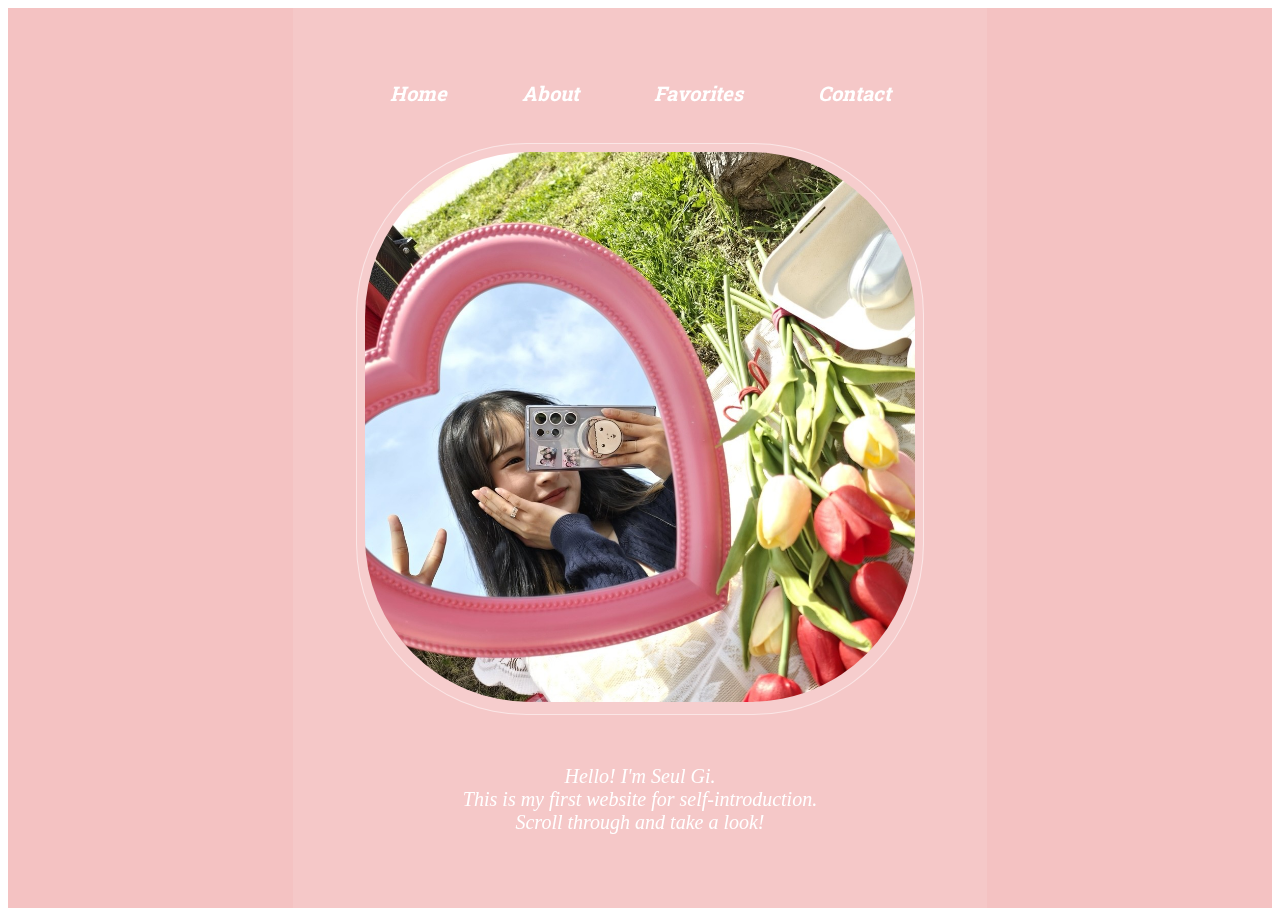
<file: index.html>
<!DOCTYPE html>
<html lang="en">
<head>
    <meta charset="UTF-8">
    <meta http-equiv="X-UA-Compatible" content="IE=edge">
    <meta name="viewport" content="width=device-width, initial-scale=1.0">
    <title>Seul Gi</title>
    <link rel = "stylesheet" href = "./css/main.css">
    <link rel = "stylesheet" href = "./css/scroll.css">
    <!-- favicon 설정 -->
    <link rel="shortcut icon" href="./image/favicon/rabbit.png"> 
    <!-- 링크 공유 설정 -->
    <meta property="og:image" content="./images/1p_1.jpg">
	<meta property="og:title" content="슬기의 자기소개페이지">
	<meta property="og:description" content="멋사 1주차 과제 자기소개페이지 만들기기">
    <script src="script.js"></script>
</head>
<body>
<div id="container">
    <header id = "header"> 
        <nav class ="menu">
            <ul>
                <li><a href = "#home-section"><b>Home</b></a></li>
                <li><a href = "#about-section"><b>About</b></a></li>
                <li><a href = "#love-section"><b>Favorites</b></a></li>
                <li><a href = "#contact-section"><b>Contact</b></a></li>
            </ul>
        </nav>
    </header> 

   <div class="list fade-in">
      <div class="one" id="home-section">
        <span class="profile"><img src="./image/1p_1.jpg" width="550px" height="550px" alt=""/></span> 
        <h3><strong>Hello! I'm Seul Gi.</strong> <br>This is my first website for self-introduction.<br>
            Scroll through and take a look!
        </h3>
      </div>
   </div>

   <div class="list fade-in">
      <div class ="two" id = "about-section">
           <img class = "me" src ="./image/2p_1.jpg" alt="">
           <p class ="intext"><strong>Hi! Welcome to my webpage.</strong><br><br>
            I am currently studying at <strong>Dongduk Women's University</strong> in the <strong>HCI Science</strong> department 
            and learning web development with the goal of becoming a full-stack developer using JavaScript, starting with frontend development.<br><br>

            So far, I have worked on mini side projects, including a responsive website using HTML and CSS, 
            a bulletin board using Spring Boot, and a mini-game using Lua.<br><br>

            I am particularly interested in web frontend development and eager to learn React! <br>
            I look forward to creating even more amazing projects in the future! 🚀</p>
      </div>
  </div>
  
  <div class="list fade-in">
      <div class="three" id="love-section">
          <h1><br><br> 💕 💕 💕 </h1>
          <div class = "favorites">
              <div class="content">
                  <img class = "content_img" src="./image/3_1.jpg" alt="">
                  <p class = "content_text"> Animation 📺</p>
              </div>

              <div class="content">
                  <img class = "content_img" src="./image/3_2.JPEG" alt="">
                  <p class = "content_text">Game 🎮</p>
              </div>

              <div class="content">
                  <a href="food.html"><img class = "content_img" src="./image/3_3.jpg" alt=""></a>
                  <p class = "content_text"><a href="food.html">Food Trips 🍳</a></p>
              </div>

              <div class="content">
                    <a href="travel.html"><img class = "content_img" src="./image/3_4.jpg" alt=""></a>
                    <p class = "content_text"><a href="travel.html">Travel ✈️</a></p>
              </div>
          </div>
      </div>
  </div>

  <div class="list fade-in">
      <div class = "four" id="contact-section">
          <img class = "contact_img" src ="./image/4p.jpg">
          <table class="ct_table">
            <tr>
                <td><a href="https://velog.io/@seul99/posts" class="ct">Velog</a></td>
                <td><a href="https://www.instagram.com/ddul0_0/" target="_blank" class="ct">Instagram</a></td>
                <td><a href="https://github.com/seul99" target="_blank" class="ct">Github</a></td>
            </tr>
          </table>
      </div>
  </div>
</div>
</body>
</file>
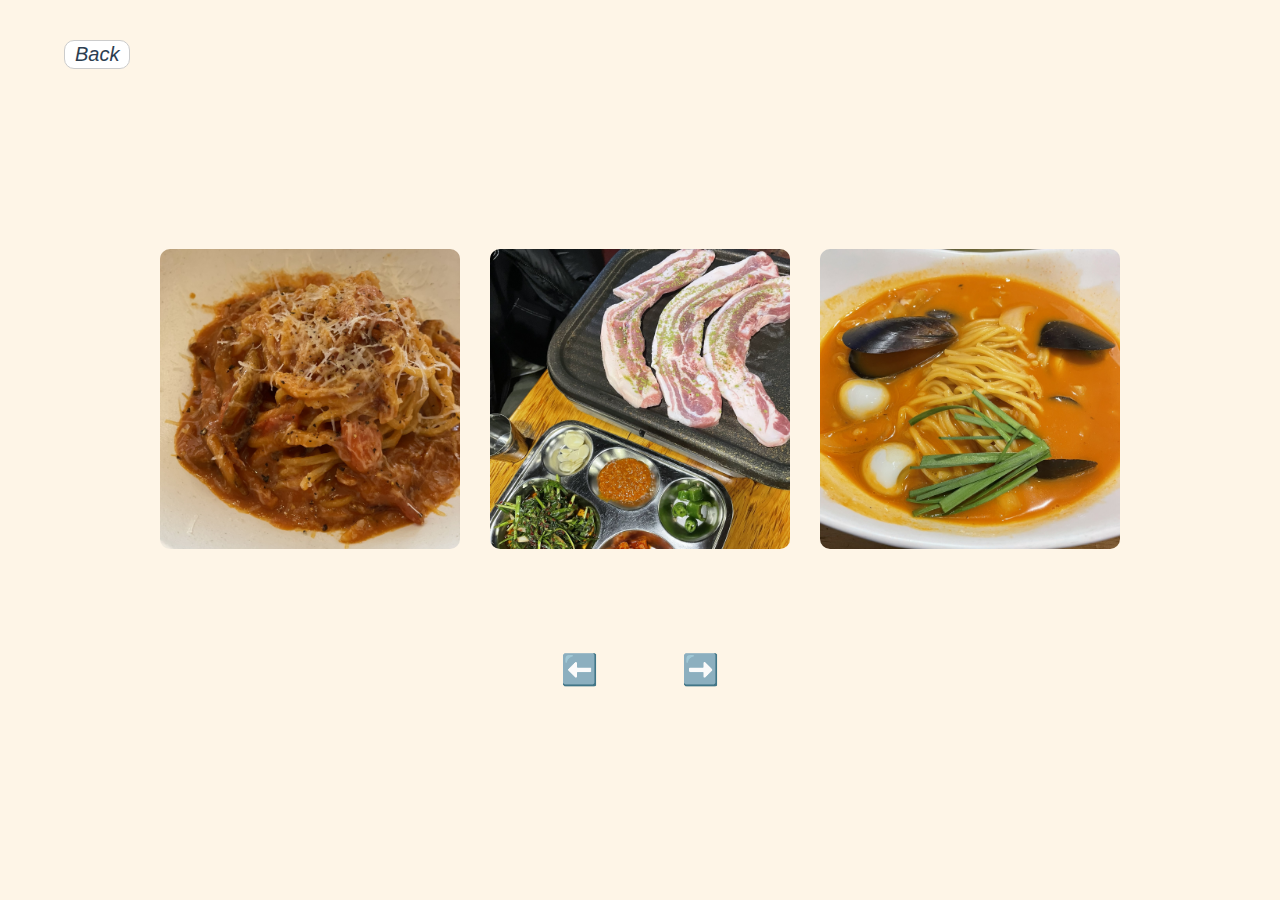
<file: food.html>
<!DOCTYPE html>
<html lang="en">
<head>
   <meta charset="UTF-8">
   <meta name="viewport" content="width=device-width, initial-scale=1.0">
   <link rel="stylesheet" href="./css/food.css">
   <script src="script.js"></script>
   <title>Food</title>
</head>
<body>
   <header>
      <a href="index.html#love-section"><button class="btn">Back</button></a>
   </header>
   <div class="slide_wrapper">
      <ul class="slides">
         <li><img src="./image/food/1.JPEG" width="300px" height="300px" alt=""></li>
         <li><img src="./image/food/2.JPEG" width="300px" height="300px" alt=""></li>
         <li><img src="./image/food/3.JPEG" width="300px" height="300px" alt=""></li>
         <li><img src="./image/food/4.JPEG" width="300px" height="300px" alt=""></li>
         <li><img src="./image/food/5.JPEG" width="300px" height="300px" alt=""></li>
         <li><img src="./image/food/6.JPEG" width="300px" height="300px" alt=""></li>
         <li><img src="./image/food/7.JPEG" width="300px" height="300px" alt=""></li>
         <li><img src="./image/food/8.JPEG" width="300px" height="300px" alt=""></li>
      </ul>
   </div>
   <p class="controls">
      <span class="prev">⬅️</span>
      <span class="next">➡️</span>
   </p>
</body>
</html>
</file>
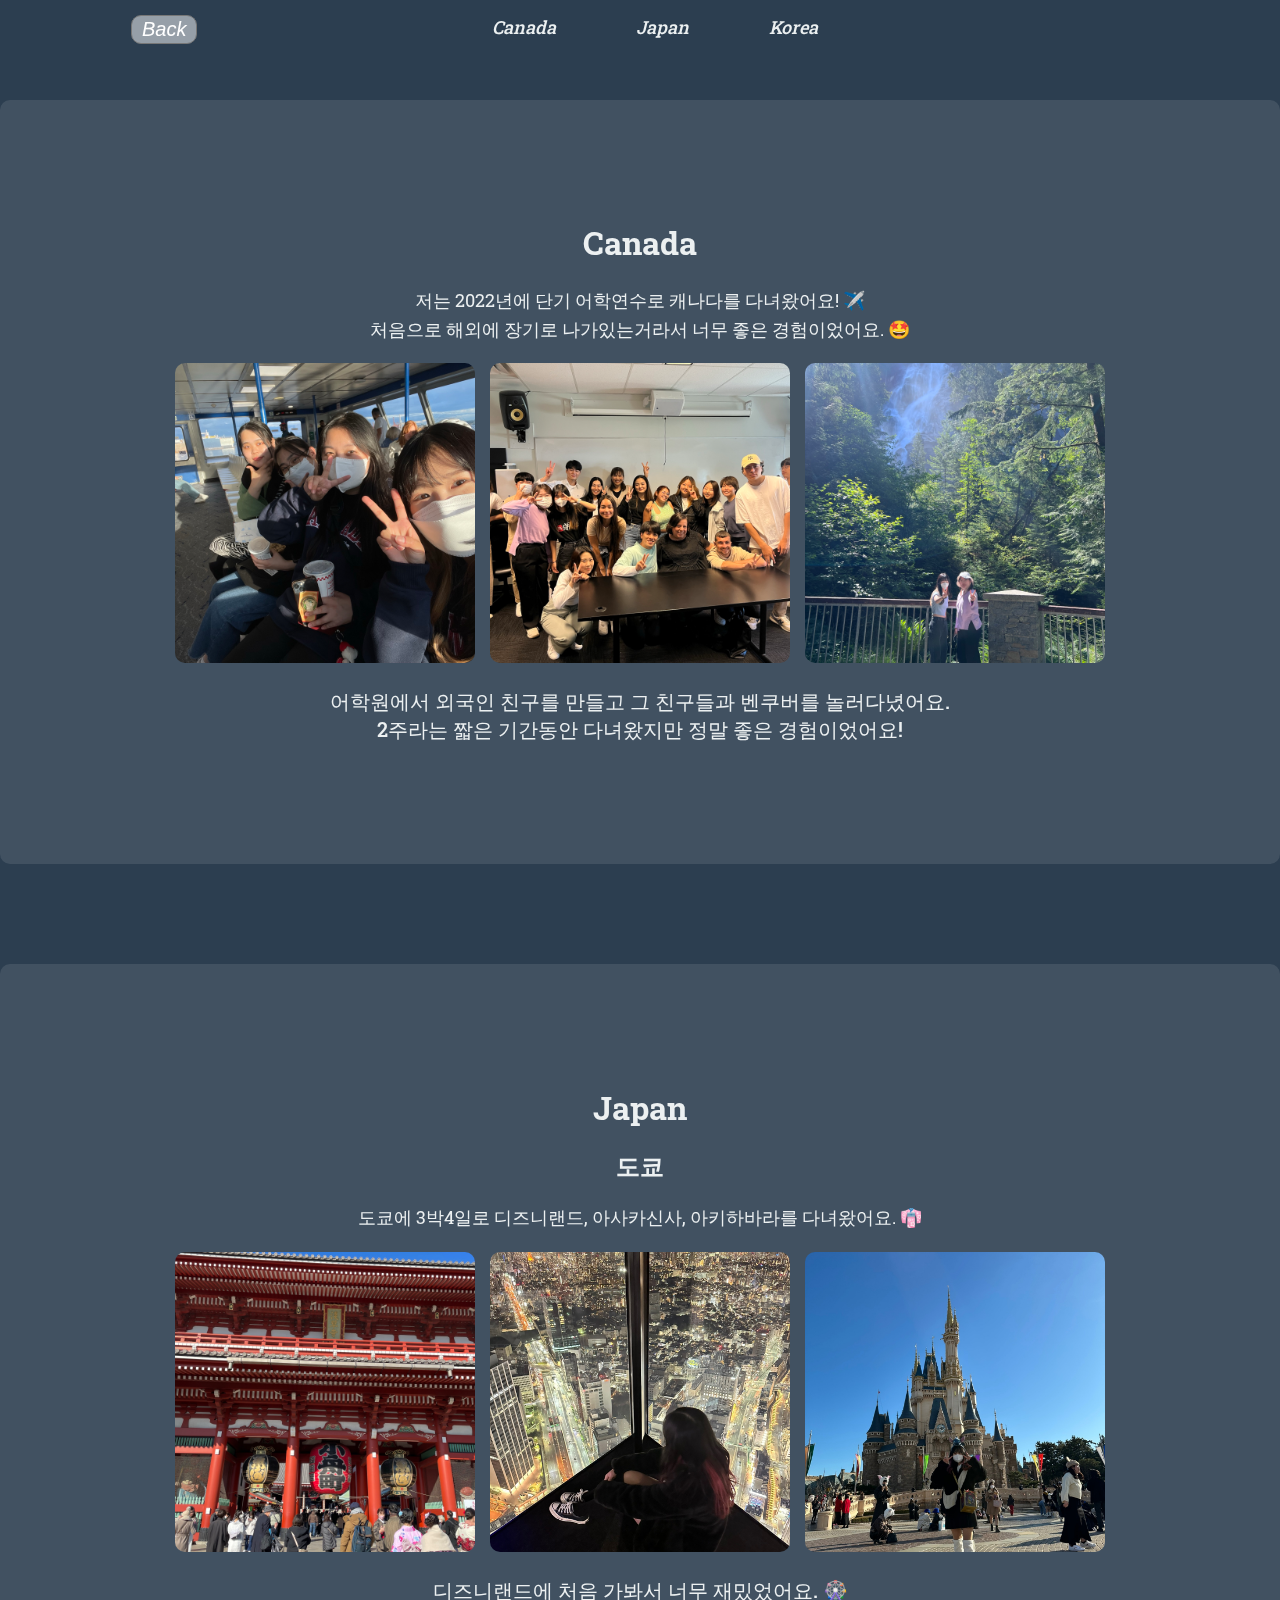
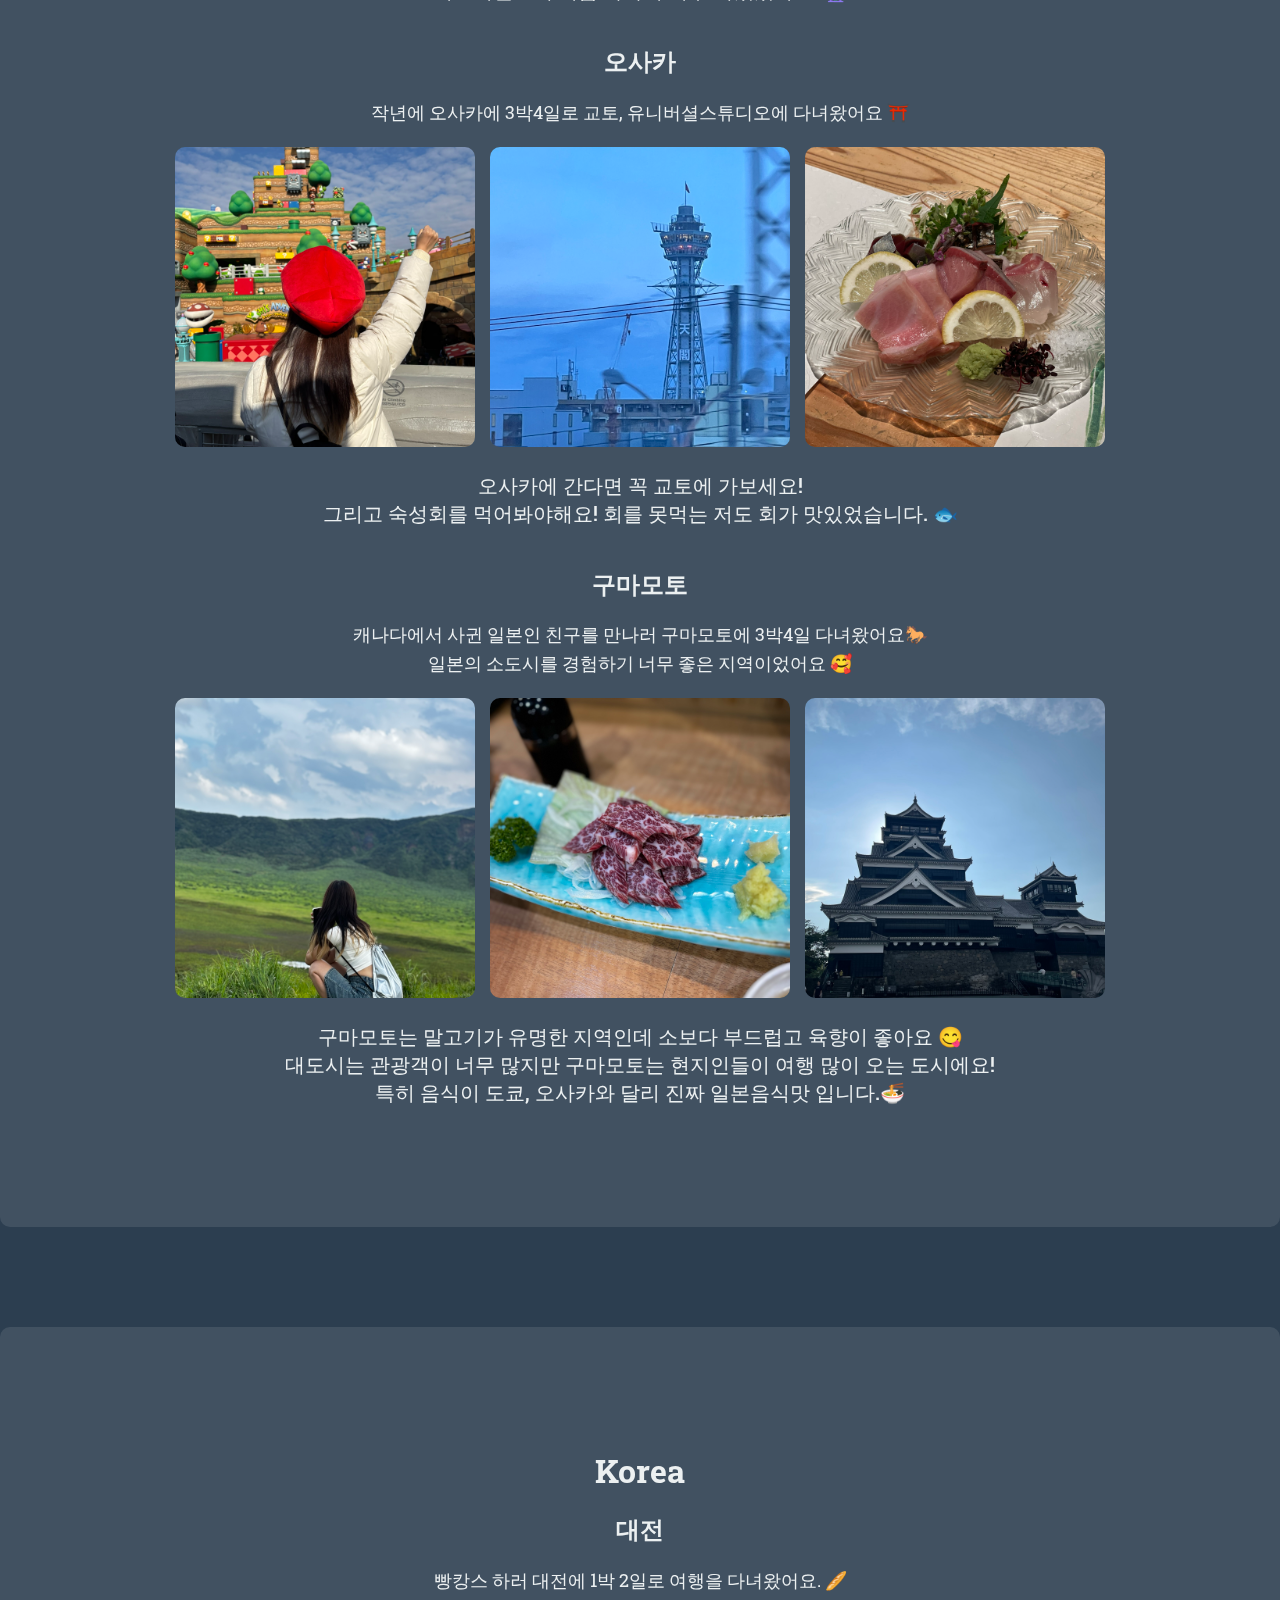
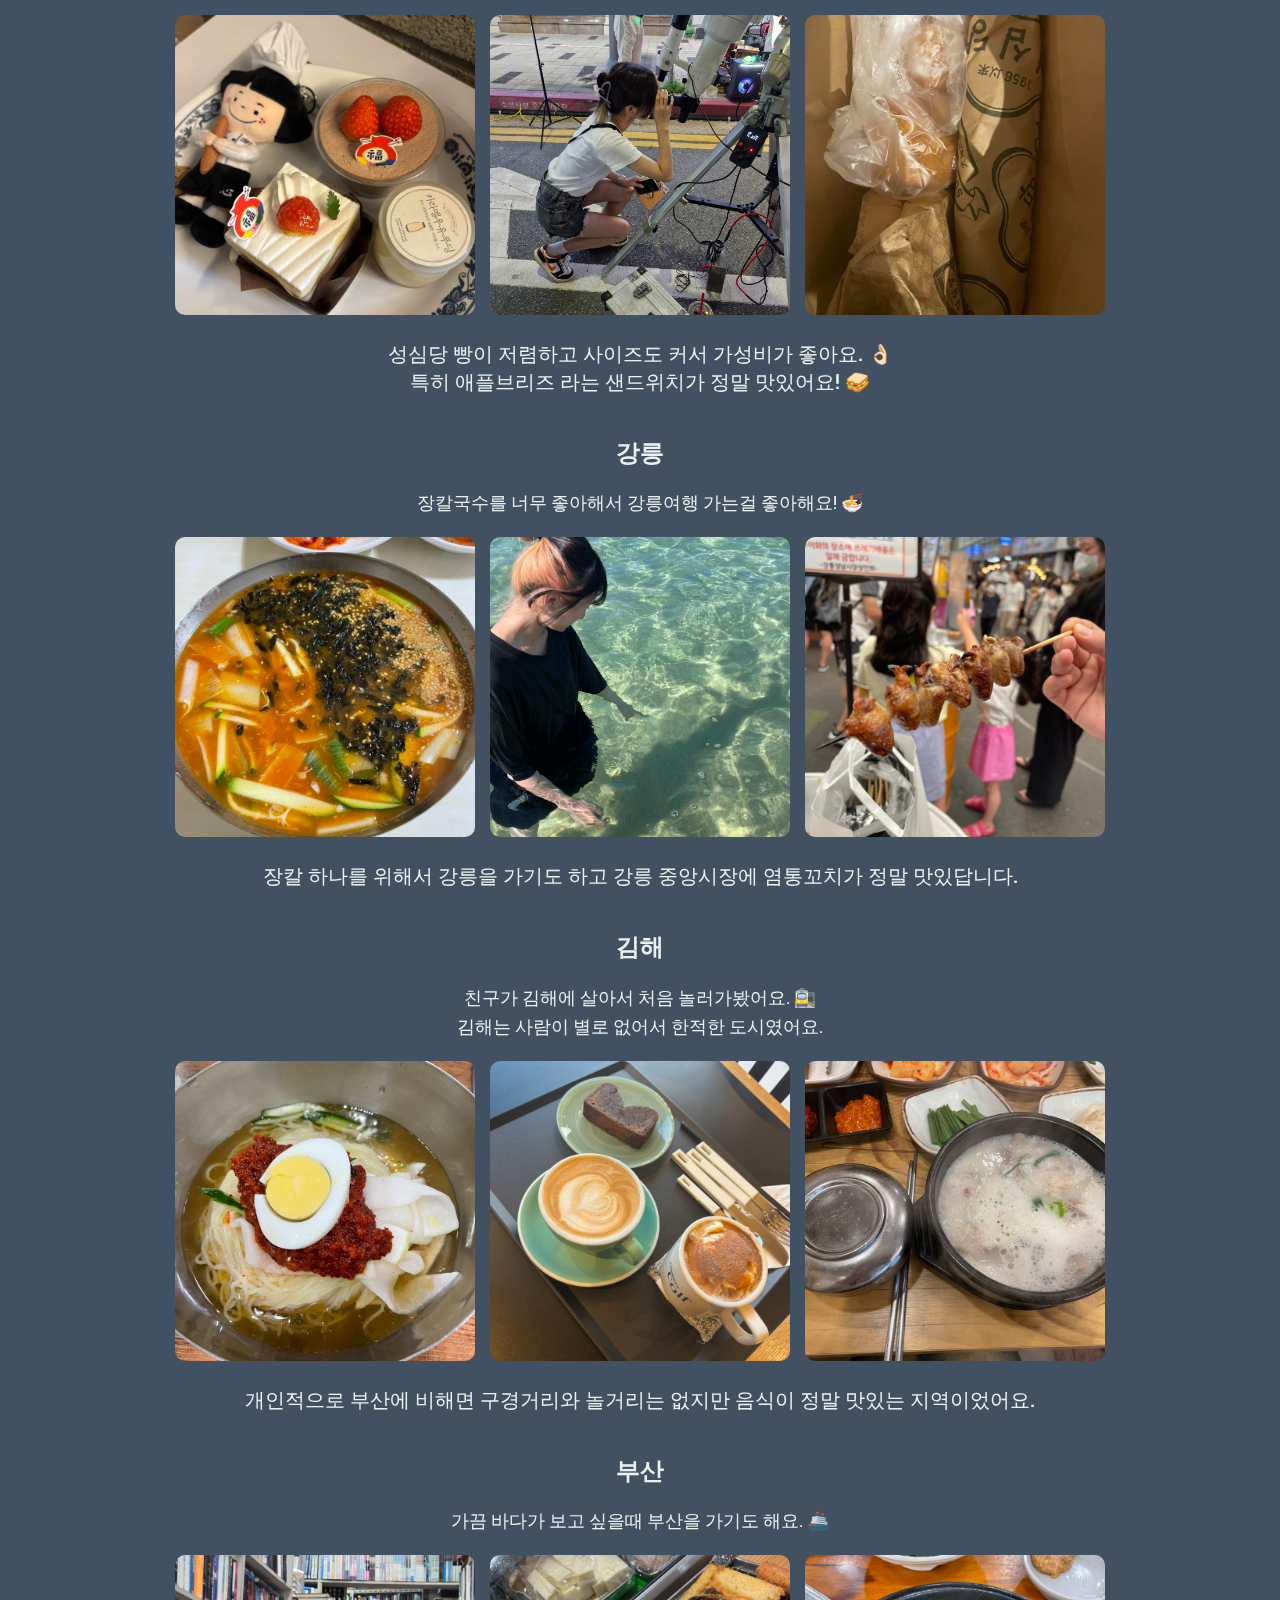
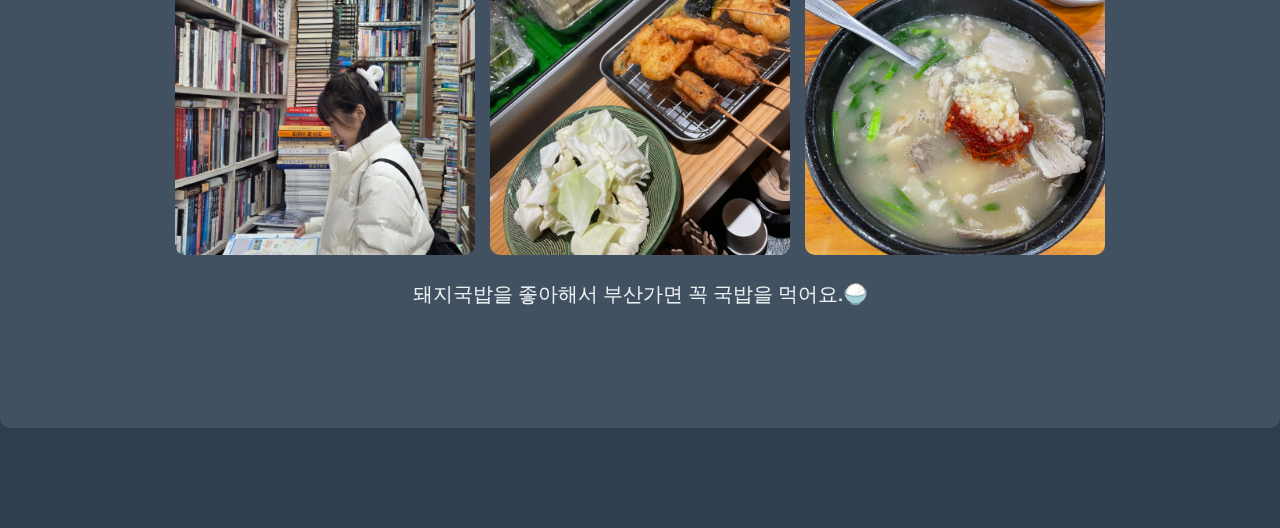
<file: travel.html>
<!DOCTYPE html>
<html lang="en">
<head>
   <meta charset="UTF-8">
   <meta name="viewport" content="width=device-width, initial-scale=1.0">
   <title>Travel ✈️</title>
   <link rel="stylesheet" href="./css/travel.css">
</head>
<body>
   <div id="wap">
      <header id="head">
         <nav class="menu">
            <a href="index.html#love-section"><button class="btn">Back</button>
            <ul>
               <li><a href="#canada-section">Canada</a></li>
               <li><a href="#japan-section">Japan</a></li>
               <li><a href="#korea-section">Korea</a></li>
            </ul>
         </nav>
      </header>

      <section class="canada" id="canada-section">
         <h1>Canada</h1>
         <div class="intext">
            <p>저는 2022년에 단기 어학연수로 캐나다를 다녀왔어요! ✈️<br>
               처음으로 해외에 장기로 나가있는거라서 너무 좋은 경험이었어요. 🤩
            </p>
         </div>
         <div class="content">
            <img src="./image/canada/1.JPEG" class="content_img" width="400px" height="400px">
            <img src="./image/canada/2.JPEG" class="content_img" width="400px" height="400px">
            <img src="./image/canada/3.JPEG" class="content_img" width="400px" height="400px">
            <p class="content_text">
               어학원에서 외국인 친구를 만들고 그 친구들과 벤쿠버를 놀러다녔어요.<br>
               2주라는 짧은 기간동안 다녀왔지만 정말 좋은 경험이었어요!
            </p>
         </div>
      </section>

      <section class="japan" id="japan-section">
         <h1>Japan</h1>
         <h2>도쿄</h2>
         <div class="intext">
            <p>도쿄에 3박4일로 디즈니랜드, 아사카신사, 아키하바라를 다녀왔어요. 👘<br>
            </p>
         </div>
         <div class="content">
            <img src="./image/japan_tokyo/1.JPEG" class="content_img" width="400px" height="400px">
            <img src="./image/japan_tokyo/2.JPG" class="content_img" width="400px" height="400px">
            <img src="./image/japan_tokyo/IMG_9379.JPG" class="content_img" width="400px" height="400px">
            <p class="content_text">
               디즈니랜드에 처음 가봐서 너무 재밌었어요. 🎡
            </p>
         </div>
         <h2>오사카</h2>
         <div class="intext">
            <p>작년에 오사카에 3박4일로 교토, 유니버셜스튜디오에 다녀왔어요 ⛩️<br>
            </p>
         </div>
         <div class="content">
            <img src="./image/japan_osaka/1.JPEG" class="content_img" width="400px" height="400px">
            <img src="./image/japan_osaka/2.JPEG" class="content_img" width="400px" height="400px">
            <img src="./image/japan_osaka/3.JPEG" class="content_img" width="400px" height="400px">
            <p class="content_text">
               오사카에 간다면 꼭 교토에 가보세요! <br>
               그리고 숙성회를 먹어봐야해요! 회를 못먹는 저도 회가 맛있었습니다. 🐟
            </p>
         </div>
         <h2>구마모토</h2>
         <div class="intext">
            <p>캐나다에서 사귄 일본인 친구를 만나러 구마모토에 3박4일 다녀왔어요🐎<br>
               일본의 소도시를 경험하기 너무 좋은 지역이었어요 🥰
            </p>
         </div>
         <div class="content">
            <img src="./image/japan_kuma/1.JPEG" class="content_img" width="400px" height="400px">
            <img src="./image/japan_kuma/2.JPEG" class="content_img" width="400px" height="400px">
            <img src="./image/japan_kuma/3.JPEG" class="content_img" width="400px" height="400px">
            <p class="content_text">
               구마모토는 말고기가 유명한 지역인데 소보다 부드럽고 육향이 좋아요 😋<br>
               대도시는 관광객이 너무 많지만 구마모토는 현지인들이 여행 많이 오는 도시에요!<br>
               특히 음식이 도쿄, 오사카와 달리 진짜 일본음식맛 입니다.🍜<br>
            </p>
         </div>
      </section>

      <section class="korea" id="korea-section">
         <h1>Korea</h1>
         <h2>대전</h2>
         <div class="intext">
            <p>빵캉스 하러 대전에 1박 2일로 여행을 다녀왔어요. 🥖<br>
            </p>
         </div>
         <div class="content">
            <img src="./image/korea_Dajen/1.JPEG" class="content_img" width="400px" height="400px">
            <img src="./image/korea_Dajen/2.JPG" class="content_img" width="400px" height="400px">
            <img src="./image/korea_Dajen/3.JPEG" class="content_img" width="400px" height="400px">
            <p class="content_text">
               성심당 빵이 저렴하고 사이즈도 커서 가성비가 좋아요. 👌🏻<br>
               특히 애플브리즈 라는 샌드위치가 정말 맛있어요! 🥪
            </p>
         </div>
         <h2>강릉</h2>
         <div class="intext">
            <p>장칼국수를 너무 좋아해서 강릉여행 가는걸 좋아해요! 🍜<br>
            </p>
         </div>
         <div class="content">
            <img src="./image/korea_ganrong/1.JPEG" class="content_img" width="400px" height="400px">
            <img src="./image/korea_ganrong/2.JPG" class="content_img" width="400px" height="400px">
            <img src="./image/korea_ganrong/3.JPEG" class="content_img" width="400px" height="400px">
            <p class="content_text">
               장칼 하나를 위해서 강릉을 가기도 하고 강릉 중앙시장에 염통꼬치가 정말 맛있답니다. <br>
            </p>
         </div>
         <h2>김해</h2>
         <div class="intext">
            <p>친구가 김해에 살아서 처음 놀러가봤어요. 🚉<br>
               김해는 사람이 별로 없어서 한적한 도시였어요.
            </p>
         </div>
         <div class="content">
            <img src="./image/korea_kimhea/1.JPEG" class="content_img" width="400px" height="400px">
            <img src="./image/korea_kimhea/2.JPEG" class="content_img" width="400px" height="400px">
            <img src="./image/korea_kimhea/3.JPEG" class="content_img" width="400px" height="400px">
            <p class="content_text">
               개인적으로 부산에 비해면 구경거리와 놀거리는 없지만 음식이 정말 맛있는 지역이었어요.<br>
            </p>
         </div>
         <h2>부산</h2>
         <div class="intext">
            <p>가끔 바다가 보고 싶을때 부산을 가기도 해요. 🚢<br>
            </p>
         </div>
         <div class="content">
            <img src="./image/korea_pusan/1.jpg" class="content_img" width="400px" height="400px">
            <img src="./image/korea_pusan/2.JPEG" class="content_img" width="400px" height="400px">
            <img src="./image/korea_pusan/3.JPEG" class="content_img" width="400px" height="400px">
            <p class="content_text">
               돼지국밥을 좋아해서 부산가면 꼭 국밥을 먹어요.🍚 <br>
            </p>
         </div>
      </section>
   </div>
</body>
</html>
</file>
<file: css/main.css>
@import url('https://fonts.googleapis.com/css2?family=Roboto+Slab&display=swap');


html {
   scroll-behavior: smooth;
}
body {
   overflow: hidden;
   font-family: 'Roboto Slab', sans-serif;
}

h3 {
   font-family: 'Pretendard-Thin';
   color: #ffffff;
   text-align: center;
   font-style: italic;
   font-weight: lighter;
   margin-top: 50px;
   font-size: 20px;
}

p {
   font-family: 'Pretendard-Thin';
   color: #ffffff;
   text-align: center;
   font-style: italic;
   font-weight: lighter;
   margin-top: 50px;
   font-size: 20px;
}

.one, .two , .three, .four{
   padding: 100px 5%;
   text-align: center;
   max-width: 1200px;
   margin: 100px auto;
   border-radius: 10px;
   background: rgba(255, 255, 255, 0.1);
   backdrop-filter: blur(10px);
}
/* 상단바 */

.menu * {
   display: inline;
}

.menu li {
   margin: 35px;
}

.menu li a {
   color: rgb(255, 255, 255);
   text-decoration: none;
   transition: opacity 0.3s ease-in-out;
}

.menu li a:hover {
   opacity: 0.6;
}
.menu ul {
   padding-left: 0px;
}

.menu {
   font-size: 20px;
   font-style: italic;
   align-items: center;
   text-align: center;
   padding-top: 80px;
   position: fixed;
   top: 0;
   left: 0;
   right: 0;
   height: 80px;
   z-index: 1000;
} 

/* 작은 화면에서 크기 조정 */
@media (max-width: 768px) {
   .menu{
      font-size: 17px;
   }
   .menu li {
      margin: 20px;
   }
}

/* Home */

.one {
   background-size: cover;
   text-align: center;
   padding-top: 10vh;
   padding-bottom: 10vh;
   display: flex;
   flex-direction: column;
   align-items: center;
   justify-content: center;
   min-height: 100vh;
}

.profile {
   border-radius: 30%;
   display: inline-block;
   padding: 0.5rem;
   margin-top: 80px;
   border: 1px solid gray;
   background-color: rgba(255, 255, 255, 0.1);
   border: 1px solid rgb(255, 255, 255, 0.5);
}

.profile img {
   border-radius: 30%;
}

/* 모바일 */
@media (max-width: 768px) {
   .profile{
      margin-bottom: 0;
   }
   .profile img {
      width: 70vw;
      height: auto;
      max-width: 400px;
   }
   h3 {
      font-size: 16px;
   }
}

/* 태블릿 */
@media (min-width: 768px) and (max-width: 1024px) {
   .profile {
      font-size: 16px;
   }
   .profile img {
      width: 60vw;
      height: auto;
      max-width: 380px;
      max-height: 60vh;
   }
   h3{
      margin-top: 20px;
   }
}

/* About */

.two{
   display: inline-flex;
   align-items: center;
   justify-content: center;
   flex-wrap: wrap;
   text-align: center;

   /* 추가 */
   min-height: 100vh;
   padding: 20px;
}

.me {
   display: block;
   width: 100%;
   max-width: 450px;
   height: auto;
   margin-top: 100px;
}
.intext {
   float: none;
   margin-top: 20px;
   padding: 20px;
   margin-left: 20px;
   max-width: 500px;
   text-align: left;
}

/* 모바일 */
@media (max-width: 768px) {
   .me{
      width: 70vw;
      height: auto;
      max-width: 300px;
      max-height: 50vh;
   }
   .intext {
      float: none;
      font-size: 15px;
   }
}

/* 태블릿 */
@media (min-width: 768px) and (max-width: 1024px) {
   .me {
      width: 70vw;
      height: auto;
      max-width: 300px;
      max-height: 70vh;

   }
   .intext {
      font-size: 18px;
      margin-top: 90px;
   }
}

/* Favorite */

h1 {
   text-align: center;
}

.favorites {
   /* display:flex; */
   display:inline-flex;
   flex-wrap: wrap;
   justify-content: center;
   margin-top: 60px;
   text-decoration: none;
}

.content{
   text-align: center;
   font-family: 'Pretendard-Thin';
   display: inline-block;
   text-align: center;
   font-style: italic;
}
.content_img {
   width: 250px;
   height: 250px;
   display: block;
   margin: 5vh 2.5vh;
   margin-bottom: 40px;
   border-radius: 10px;
   transition: transform 0.3s;
   object-fit: cover;
}
.content_img:hover {
   transform: scale(1.05);
}
.content_text{
   font-weight: bold;
}

.content_text a {
   color: inherit;
   text-decoration: none;
   transition: opacity 0.3s ease-in-out;
 }
 
 .content_text a:hover{
   opacity: 0.6;
 }


/* 모바일 */
@media (max-width: 768px) {
   .content_text{
      font-size: 13px;
      margin-top: 20px;
   }
   .content_img {
      width: 30vw;
      height: auto;
      max-width: 250px;
      max-height: 250px;
      margin: 2vh 5vh;
      aspect-ratio: 1 / 1;
      object-fit: cover;
   }
}

/* 태블릿 */
@media (min-width: 768px) and (max-width: 1024px) {
   h1{
      margin: 0 auto;
      margin-top: 80px;
   }
   .content{
      margin-top: 0;
   }
   .content_text{
      font-size: 18px;
   }
   .content_img {
      width: 30vw;
      height: auto;
      max-width: 250px;
      max-height: 250px;
   }
}

/* Contact */

.four {
   display: flex;
   flex-direction: column;
   text-align: center;
   align-items: center;
}

.contact_img {
   width: 1000px;
   max-width: 100%;
   height: 500px;
   padding-bottom: 40px;
   margin-top: 30px;
}

table {
   display: block;
   margin: 0 auto;
   padding-top: 50px;
}
.ct {
   margin-top: 80px;
   font-family: 'Roboto Slab', serif;
   text-decoration: none;
   color: white;
   font-size: 30px;
   font-style: italic;
   margin: 35px;
}

/* 모바일 */
@media (max-width: 768px) {
   .contact_img{
      width: 700px;
      height: 300px;
      margin-top: 20px;
   }
   .ct {
      margin-top: 50px;
      font-size: 20px;
   }
}

/* 태블릿 */
@media (min-width: 768px) and (max-width: 1024px) {
   .contact_img{
      width: 800px;
      height: 400px;
      margin-top: 20px;
   }
   .ct {
      margin-top: 70px;
      font-size: 30px;
   }
}


/* 페이드인 효과 */
.list.fade-in {
   opacity: 0;
   transform: translateY(30px);
   transition: opacity 1s ease-out;
   will-change: opacity;
}

.list.fade-in.show {
   opacity: 1;
}

.list.fade-in:not(.show) {
   opacity: 0;
   transform: translateY(30px);
}
</file>
<file: css/scroll.css>
html{
   scroll-behavior: smooth;
}

body {
   overflow: hidden;
   font-family: 'Roboto Slab', serif;
   scroll-behavior: smooth;
   /* 추가 */
   overflow-x: hidden ;
   overflow-y: auto ;
}


/* Scroll down */

#container{
   width:100%;
   height:100vh; 
   overflow: scroll;
   scroll-behavior: smooth;
   scroll-snap-type: y mandatory;
   -ms-overflow-style: none;
   scrollbar-width: none;

   /* 추가 */
   min-height: 100vh;
   overflow-y: auto;
}

/* 스크롤바 제거 */
#container::-webkit-scrollbar {
   display: none;
 }

.list{
   width:100%; 
   height:100vh;
   display: flex;
   justify-content: center;
   align-items: center;
   scroll-snap-align: center;
   scroll-snap-stop: start;
   user-select: none;
   background-size: cover;
   background-attachment: fixed; 
   background-position: center; 
}


.list:nth-child(2){
   background-color: #F4C2C2;
}

.list:nth-child(3){
   background-color: #4e5a56;
}

.list:nth-child(4){
   background-color: #F3D9CA;
}

.list:nth-child(5){
   background-color: #b39db3;
}
</file>
<file: css/food.css>
/* 전체 레이아웃 스타일링 */
@import url('https://fonts.googleapis.com/css2?family=Roboto+Slab&display=swap');

*{
   margin: 0;
   padding: 0;
}

body {
   font-family: 'Roboto Slab', sans-serif;
   background-color: #fef5e7;
   color: #ecf0f1;
   margin: 0;
   padding: 0;
}

/* 버튼속성 */
.btn {
   margin-top: 40px;
   margin-left: 5%;
   text-decoration: none;
   padding: 2px 10px;
   background-color: #fff;
   border: 1px solid #ccc;
   border-radius: 0.5em;
   color: #2c3e50;
   font-size: 20px;
   font-weight: 400;
   font-style: italic;
   transition: opacity 0.3s ease-in-out;
}
.btn:hover{
   opacity: 0.6;
}

li{
   list-style: none;
   border-radius: 10px;
}

.slide_wrapper{
   position: relative;
   width: 960px;
   margin: 0 auto;
   height: 300px;
   overflow: hidden;
   margin-top: 180px;
   height: 350px;
}

.slides{
   position: absolute;
   left: 0;
   top: 0;
   transition: left 0.5s ease-out;
}

img{
   border-radius: 10px;
}

.slides li:not(:last-child){
   float: left;
   margin-right: 30px;
}

.controls{
   text-align: center;
   margin-top: 50px;
}

.controls span{
   padding: 5px 10px;
   margin: 0 30px;
   font-size: 30px;
   transition: opacity 0.3s ease-in-out;
}
.controls span:hover{
   opacity: 0.6;
}

.controls span.prev{right: calc(100% + 50px);}
.controls span.next{left: calc(100% + 50px);}
</file>
<file: css/travel.css>
/* 전체 레이아웃 스타일링 */
@import url('https://fonts.googleapis.com/css2?family=Roboto+Slab&display=swap');

html {
   scroll-behavior: smooth;
}
body {
   font-family: 'Roboto Slab', sans-serif;
   background-color: #2c3e50;
   color: #ecf0f1;
   margin: 0;
   padding: 0;
}

/* 네비게이션 바 스타일 */
button {
   color: #fff;
   text-decoration: none;
   padding: 0.5em 1em;
   background-color: rgba(255, 255, 255, 0.5);
   border: 1px solid #777;
   border-radius: 0.5em;
   font-weight: 400;
   font-size: 20px;
   font-style: italic;
   transition: opacity 0.3s ease-in-out;
   padding: 2px 10px;
   margin-left: 0;
   position: absolute;
   left: 10%;
}

button:hover{
   opacity: 0.6;
}
nav.menu {
   padding: 15px;
   text-align: center;
   position: fixed;
   width: 100%;
   top: 0;
   z-index: 1000;
}
nav.menu ul {
   list-style: none;
   padding: 0;
   margin: 0;
   display: flex;
   justify-content: center;
}
nav.menu ul li {
   margin: 0 40px;
}
nav.menu ul li a {
   font-style: italic;
   color: #ecf0f1;
   text-decoration: none;
   font-size: 18px;
   font-weight: 500;
   transition: opacity 0.3s ease-in-out;
}
nav.menu ul li a:hover {
   opacity: 0.6;
}

/* 섹션 스타일링 */
section {
   padding: 100px 5%;
   text-align: center;
   max-width: 1200px;
   margin: 100px auto;
   border-radius: 10px;
   background: rgba(255, 255, 255, 0.1);
   backdrop-filter: blur(10px);
}


.intext p {
   font-size: 18px;
   line-height: 1.6;
   margin-bottom: 20px;
}

/* 콘텐츠 스타일링 */
.content {
   display: flex;
   flex-wrap: wrap;
   justify-content: center;
   gap: 15px;
   margin-top: 20px;
}
.content_img {
   width: 300px;
   height: 300px;
   object-fit: cover;
   border-radius: 10px;
   transition: transform 0.3s;
}
.content_img:hover {
   transform: scale(1.05);
}

.content_text {
   width: 100%;
   font-size: 20px;
   font-weight: 500;
   color: #ecf0f1;
   margin-top: 10px;
}
</file>
